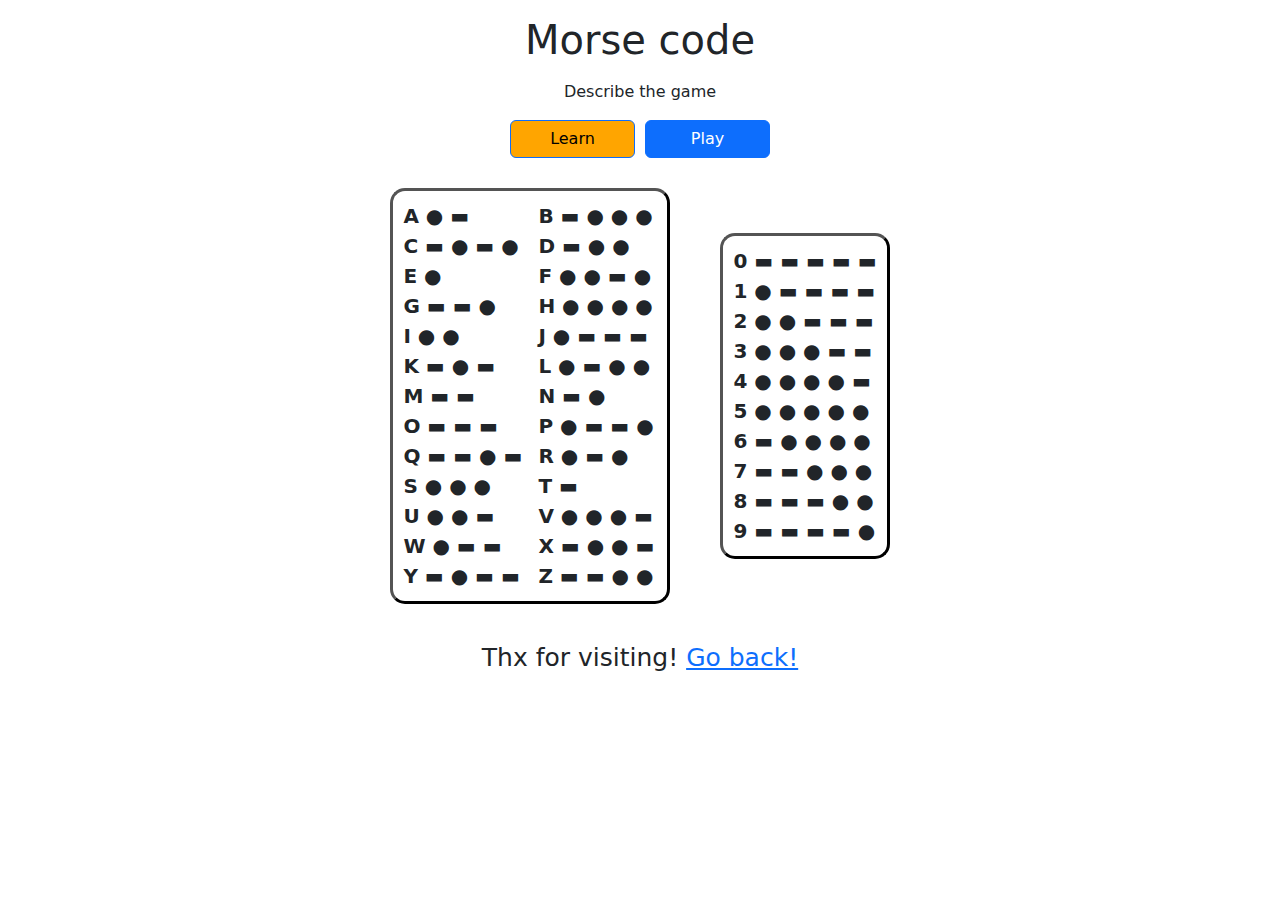
<file: morsecode_game.html>
<!DOCTYPE html>
<html lang="en">
  <head>
    <meta charset="UTF-8" />
    <meta name="viewport" content="width=device-width, initial-scale=1.0" />

    <link href="css/morsecode_game.css" rel="stylesheet" />
    <link
      href="https://cdn.jsdelivr.net/npm/bootstrap@5.3.3/dist/css/bootstrap.min.css"
      rel="stylesheet"
      integrity="sha384-QWTKZyjpPEjISv5WaRU9OFeRpok6YctnYmDr5pNlyT2bRjXh0JMhjY6hW+ALEwIH"
      crossorigin="anonymous"
    />

    <title>MORSE CODE GAME</title>
  </head>
  <body>
    <h1 class="page_title">Morse code</h1>
    <p class="description">Describe the game</p>
    <div class="buttonPlayLearn">
      <button class="btn btn-primary" id="learnBtn">Learn</button>
      <button class="btn btn-primary" id="playBtn">Play</button>
    </div>
    <div class="learnGrid" id="learn">
      <div class="letters">
        <div><b>A ● ▬</b></div>
        <div><b>B ▬ ● ● ●</b></div>
        <div><b>C ▬ ● ▬ ●</b></div>
        <div><b>D ▬ ● ●</b></div>
        <div><b>E ●</b></div>
        <div><b>F ● ● ▬ ●</b></div>
        <div><b>G ▬ ▬ ●</b></div>
        <div><b>H ● ● ● ●</b></div>
        <div><b>I ● ●</b></div>
        <div><b>J ● ▬ ▬ ▬</b></div>
        <div><b>K ▬ ● ▬</b></div>
        <div><b>L ● ▬ ● ●</b></div>
        <div><b>M ▬ ▬</b></div>
        <div><b>N ▬ ●</b></div>
        <div><b>O ▬ ▬ ▬</b></div>
        <div><b>P ● ▬ ▬ ●</b></div>
        <div><b>Q ▬ ▬ ● ▬</b></div>
        <div><b>R ● ▬ ●</b></div>
        <div><b>S ● ● ●</b></div>
        <div><b>T ▬</b></div>
        <div><b>U ● ● ▬</b></div>
        <div><b>V ● ● ● ▬</b></div>
        <div><b>W ● ▬ ▬</b></div>
        <div><b>X ▬ ● ● ▬</b></div>
        <div><b>Y ▬ ● ▬ ▬</b></div>
        <div><b>Z ▬ ▬ ● ●</b></div>
      </div>
      <div class="numbers">
        <div><b>0 ▬ ▬ ▬ ▬ ▬</b></div>
        <div><b>1 ● ▬ ▬ ▬ ▬</b></div>
        <div><b>2 ● ● ▬ ▬ ▬</b></div>
        <div><b>3 ● ● ● ▬ ▬</b></div>
        <div><b>4 ● ● ● ● ▬</b></div>
        <div><b>5 ● ● ● ● ●</b></div>
        <div><b>6 ▬ ● ● ● ●</b></div>
        <div><b>7 ▬ ▬ ● ● ●</b></div>
        <div><b>8 ▬ ▬ ▬ ● ●</b></div>
        <div><b>9 ▬ ▬ ▬ ▬ ●</b></div>
      </div>
    </div>
    <div class="playContainer" id="play" style="display: none">
      <div>
        <div id="score"><b>0 / 36</b></div>
        <div class="playGame">
          <p id="elementPlay"></p>
          <input id="userInput" placeholder="Enter the letter or number " />
          <div>
            <button id="submitBtn" class="btn btn-success" type="submit">Submit</button>
            <button id="resetBtn" class="btn btn-danger">Reset</button>
          </div>
        </div>
      </div>
    </div>
    <div class="go_back">Thx for visiting! <a href="main.html">Go back!</a></div>
    <script src="js/morsecode_game.js"></script>
  </body>
</html>
</file>
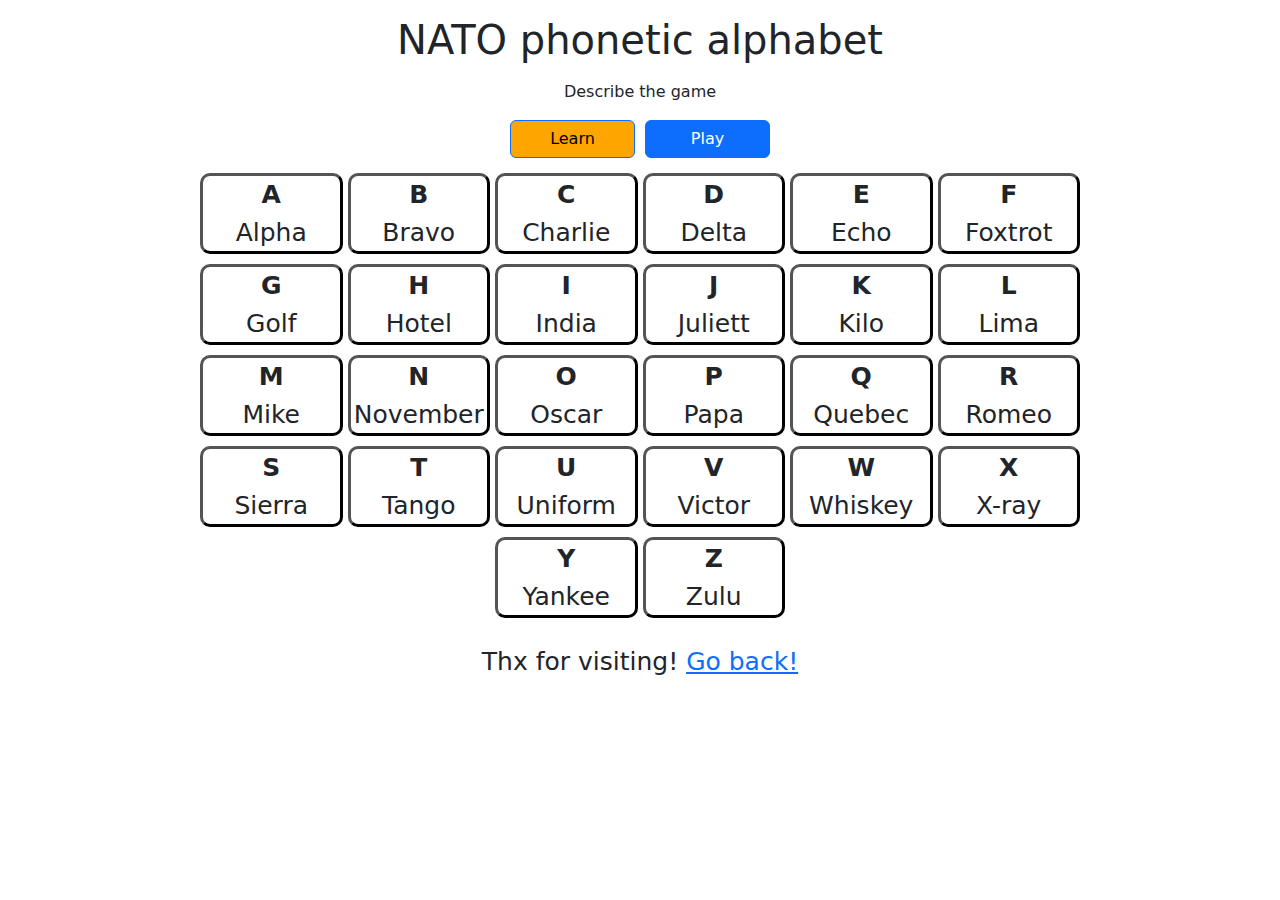
<file: natoalph_game.html>
<!DOCTYPE html>
<html lang="en">
  <head>
    <meta charset="UTF-8" />
    <meta name="viewport" content="width=device-width, initial-scale=1.0" />

    <link href="css/natoalph_game.css" rel="stylesheet" />
    <link
      href="https://cdn.jsdelivr.net/npm/bootstrap@5.3.3/dist/css/bootstrap.min.css"
      rel="stylesheet"
      integrity="sha384-QWTKZyjpPEjISv5WaRU9OFeRpok6YctnYmDr5pNlyT2bRjXh0JMhjY6hW+ALEwIH"
      crossorigin="anonymous"
    />

    <title>NATO PHONETIC ALPHABET GAME</title>
  </head>
  <body>
    <h1 class="page_title">NATO phonetic alphabet</h1>
    <p class="description">Describe the game</p>
    <div class="buttonPlayLearn">
      <button class="btn btn-primary" id="learnBtn">Learn</button>
      <button class="btn btn-primary" id="playBtn">Play</button>
    </div>
    <div class="learnGrid" id="learn">
      <div><b>A</b><br />Alpha</div>
      <div><b>B</b><br />Bravo</div>
      <div><b>C</b><br />Charlie</div>
      <div><b>D</b><br />Delta</div>
      <div><b>E</b><br />Echo</div>
      <div><b>F</b><br />Foxtrot</div>
      <div><b>G</b><br />Golf</div>
      <div><b>H</b><br />Hotel</div>
      <div><b>I</b><br />India</div>
      <div><b>J</b><br />Juliett</div>
      <div><b>K</b><br />Kilo</div>
      <div><b>L</b><br />Lima</div>
      <div><b>M</b><br />Mike</div>
      <div><b>N</b><br />November</div>
      <div><b>O</b><br />Oscar</div>
      <div><b>P</b><br />Papa</div>
      <div><b>Q</b><br />Quebec</div>
      <div><b>R</b><br />Romeo</div>
      <div><b>S</b><br />Sierra</div>
      <div><b>T</b><br />Tango</div>
      <div><b>U</b><br />Uniform</div>
      <div><b>V</b><br />Victor</div>
      <div><b>W</b><br />Whiskey</div>
      <div><b>X</b><br />X-ray</div>
      <div><b>Y</b><br />Yankee</div>
      <div><b>Z</b><br />Zulu</div>
    </div>
    <div class="playGrid" id="play" style="display: none">
      <div>
        <p class="letter"><b>A</b></p>
        <input class="userInput" placeholder="Word for letter A" />
      </div>
      <div>
        <p class="letter"><b>B</b></p>
        <input class="userInput" placeholder="Word for letter B" />
      </div>
      <div>
        <p class="letter"><b>C</b></p>
        <input class="userInput" placeholder="Word for letter C" />
      </div>
      <div>
        <p class="letter"><b>D</b></p>
        <input class="userInput" placeholder="Word for letter D" />
      </div>
      <div>
        <p class="letter"><b>E</b></p>
        <input class="userInput" placeholder="Word for letter E" />
      </div>
      <div>
        <p class="letter"><b>F</b></p>
        <input class="userInput" placeholder="Word for letter F" />
      </div>
      <div>
        <p class="letter"><b>G</b></p>
        <input class="userInput" placeholder="Word for letter G" />
      </div>
      <div>
        <p class="letter"><b>H</b></p>
        <input class="userInput" placeholder="Word for letter H" />
      </div>
      <div>
        <p class="letter"><b>I</b></p>
        <input class="userInput" placeholder="Word for letter I" />
      </div>
      <div>
        <p class="letter"><b>J</b></p>
        <input class="userInput" placeholder="Word for letter J" />
      </div>
      <div>
        <p class="letter"><b>K</b></p>
        <input class="userInput" placeholder="Word for letter K" />
      </div>
      <div>
        <p class="letter"><b>L</b></p>
        <input class="userInput" placeholder="Word for letter L" />
      </div>
      <div>
        <p class="letter"><b>M</b></p>
        <input class="userInput" placeholder="Word for letter M" />
      </div>
      <div>
        <p class="letter"><b>N</b></p>
        <input class="userInput" placeholder="Word for letter N" />
      </div>
      <div>
        <p class="letter"><b>O</b></p>
        <input class="userInput" placeholder="Word for letter O" />
      </div>
      <div>
        <p class="letter"><b>P</b></p>
        <input class="userInput" placeholder="Word for letter P" />
      </div>
      <div>
        <p class="letter"><b>Q</b></p>
        <input class="userInput" placeholder="Word for letter Q" />
      </div>
      <div>
        <p class="letter"><b>R</b></p>
        <input class="userInput" placeholder="Word for letter R" />
      </div>
      <div>
        <p class="letter"><b>S</b></p>
        <input class="userInput" placeholder="Word for letter S" />
      </div>
      <div>
        <p class="letter"><b>T</b></p>
        <input class="userInput" placeholder="Word for letter T" />
      </div>
      <div>
        <p class="letter"><b>U</b></p>
        <input class="userInput" placeholder="Word for letter U" />
      </div>
      <div>
        <p class="letter"><b>V</b></p>
        <input class="userInput" placeholder="Word for letter V" />
      </div>
      <div>
        <p class="letter"><b>W</b></p>
        <input class="userInput" placeholder="Word for letter W" />
      </div>
      <div>
        <p class="letter"><b>X</b></p>
        <input class="userInput" placeholder="Word for letter X" />
      </div>
      <div>
        <p class="letter"><b>Y</b></p>
        <input class="userInput" placeholder="Word for letter Y" />
      </div>
      <div>
        <p class="letter"><b>Z</b></p>
        <input class="userInput" placeholder="Word for letter Z" />
      </div>
    </div>
    <div class="scoreContainer">
      <p id="score" style="display: none"><b>0 / 26</b></p>
      <button id="submitBtn" style="display: none" class="btn btn-success">Submit</button>
    </div>
    <div class="go_back">Thx for visiting! <a href="index.html">Go back!</a></div>
    <script src="js/natoalph_game.js"></script>
  </body>
</html>
</file>
<file: css/morsecode_game.css>
.page_title {
  text-align: center;
  margin-top: 1rem;
}
.description {
  text-align: center;
  margin-top: 1rem;
}
.buttonPlayLearn {
  display: flex;
  justify-content: center;
}
#playBtn,
#learnBtn {
  width: 125px;
  margin: 0px 5px 5px 5px;
}
#learnBtn {
  color: black;
  background-color: orange;
}
.learnGrid {
  display: flex;
  justify-content: center;
  align-items: center;
}
.letters {
  display: grid;
  grid-template-columns: repeat(2, 1fr);
  column-gap: 1rem;
  border: 3px outset black;
  border-radius: 15px;
  margin: 25px;
  padding: 10px;
  font-size: 1.25rem;
}
.numbers {
  border: 3px outset black;
  border-radius: 15px;
  margin: 25px;
  padding: 10px;
  font-size: 1.25rem;
}
.go_back {
  text-align: center;
  font-size: 25px;
  margin: 10px 0px;
}
.playContainer {
  text-align: center;
}
.playGame {
  display: flex;
  flex-direction: column;
  width: 100%;
  align-items: center;
  justify-content: center;
  gap: 10px;
}
#score {
  font-size: 50px;
}
#elementPlay {
  font-size: 25px;
  margin-bottom: 0;
}
#userInput {
  font-size: 20px;
  border-radius: 5px;
  width: 22ch;
}
#submitBtn,
#resetBtn {
  border: 1px solid black;
}

@media(max-width:600px){
  .learnGrid{
    display: flex;
    flex-direction: column;
  }
}
</file>
<file: css/natoalph_game.css>
.page_title {
  text-align: center;
  margin-top: 1rem;
}
.description {
  text-align: center;
  margin-top: 1rem;
}
.buttonPlayLearn {
  display: flex;
  justify-content: center;
}
#playBtn,
#learnBtn {
  width: 125px;
  margin: 0px 5px 5px 5px;
}
#learnBtn {
  color: black;
  background-color: orange;
}
.learnGrid {
  display: grid;
  grid-template-columns: repeat(6, 1fr);
  gap: 5px;
  padding: 10px;
  max-width: 900px;
  margin: 0 auto;
}
.learnGrid > div:nth-child(25) {
  grid-column: 3;
}
.learnGrid > div:nth-child(26) {
  grid-column: 4;
}
.learnGrid > div {
  text-align: center;
  font-size: 25px;
  border: 3px outset black;
  border-radius: 10px;
  margin-bottom: 5px;
}
.go_back {
  text-align: center;
  font-size: 25px;
  margin: 10px 0px;
}

.playGrid {
  display: grid;
  grid-template-columns: repeat(6, 1fr);
  gap: 5px;
  padding: 10px;
  max-width: 900px;
  margin: 0 auto;
}
.playGrid > div:nth-child(25) {
  grid-column: 3;
}
.playGrid > div:nth-child(26) {
  grid-column: 4;
}

.letter {
  font-size: 40px;
  text-align: center;
  margin-bottom: 0px;
}
input {
  text-align: center;
  width: 100%;
}
.scoreContainer {
  display: flex;
  flex-direction: column;
  justify-content: center;
  align-items: center;
  text-align: center;
}
#score {
  font-size: 50px;
  margin: 0;
}
#submitBtn {
  font-size: 15px;
  width: 200px;
  max-width: 300px;
}

@media (max-width: 600px) {
  .learnGrid,
  .playGrid {
    grid-template-columns: repeat(2, 1fr);
  }
  .learnGrid > div:nth-child(25),
  .learnGrid > div:nth-child(26),
  .playGrid > div:nth-child(25),
  .playGrid > div:nth-child(26) {
    grid-column: auto;
  }
}
</file>
